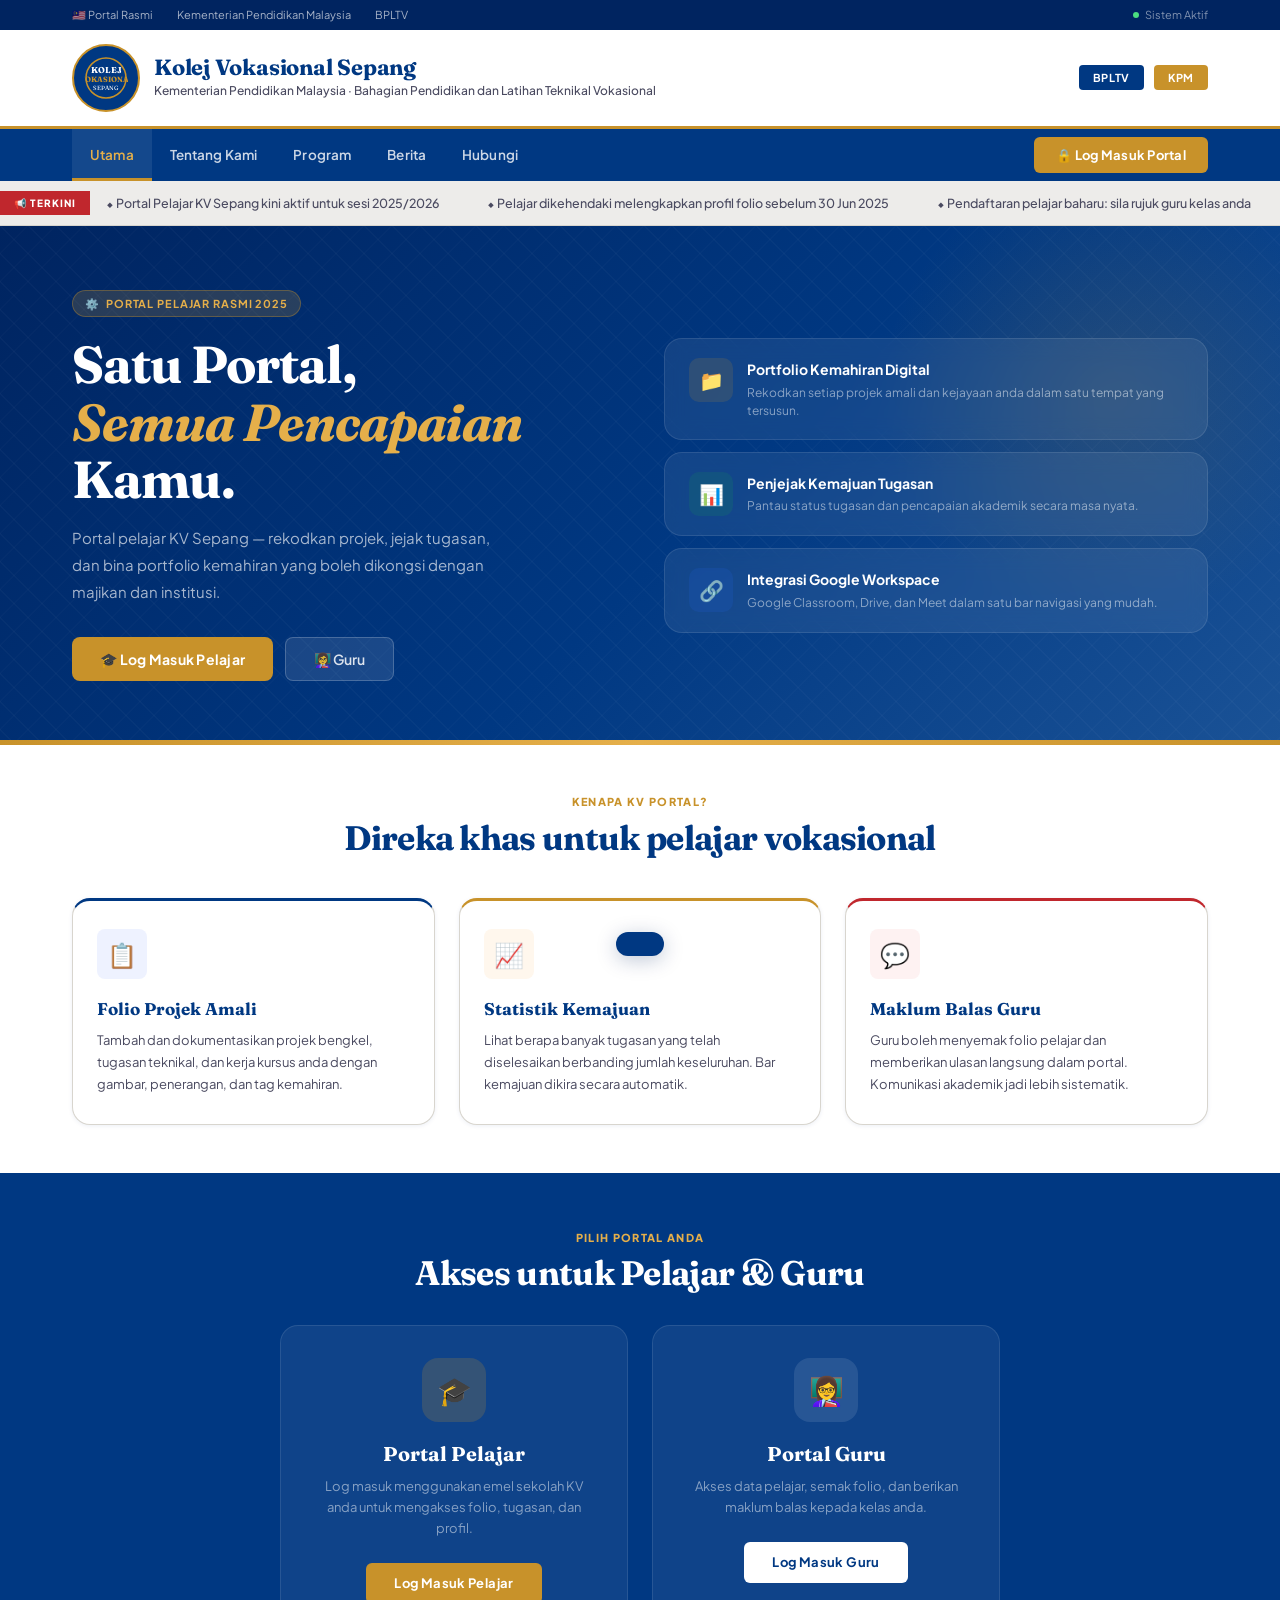
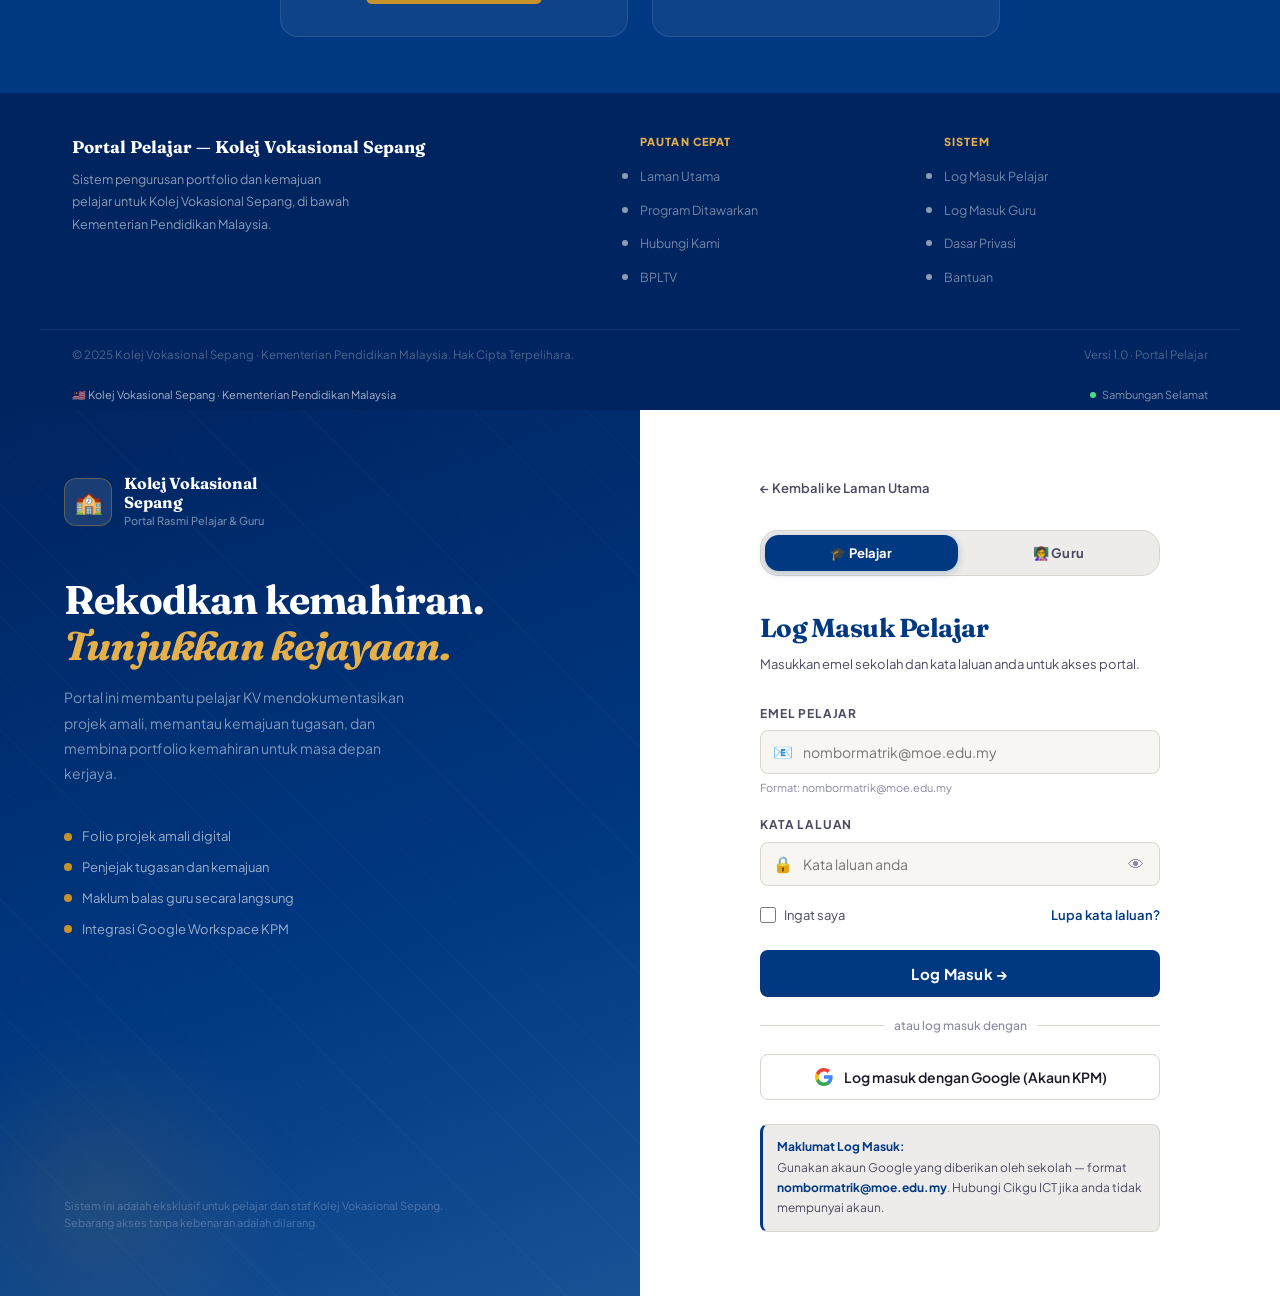
<file: index.html>
<!DOCTYPE html>
<html lang="ms">
<head>
<meta charset="UTF-8">
<meta name="viewport" content="width=device-width, initial-scale=1.0">
<title>Portal Pelajar — Kolej Vokasional Sepang</title>
<link href="https://fonts.googleapis.com/css2?family=Plus+Jakarta+Sans:wght@300;400;500;600;700;800&family=Fraunces:ital,wght@0,300;0,600;0,700;1,300;1,600&display=swap" rel="stylesheet">
<style>
/* ════════════════════════════════════════
   DESIGN TOKENS — KV MOE IDENTITY
════════════════════════════════════════ */
:root {
  --kv-navy:     #003882;
  --kv-navy-d:   #002460;
  --kv-navy-l:   #1a5296;
  --kv-gold:     #C8922A;
  --kv-gold-l:   #E5AF4A;
  --kv-red:      #C0272D;
  --kv-white:    #FFFFFF;
  --kv-off:      #F7F6F3;
  --kv-off2:     #EDECEA;
  --kv-border:   #D8D5CE;
  --kv-text:     #1A1A2A;
  --kv-text2:    #4A4A60;
  --kv-text3:    #8A8AA0;
  --kv-success:  #16A34A;
  --kv-error:    #DC2626;

  --r:    12px;
  --r-sm: 8px;
  --r-lg: 18px;
  --shadow-sm: 0 1px 4px rgba(0,56,130,0.08);
  --shadow:    0 4px 16px rgba(0,56,130,0.10);
  --shadow-lg: 0 12px 40px rgba(0,56,130,0.15);
}

/* ════════════════════════════════════════
   RESET & BASE
════════════════════════════════════════ */
*, *::before, *::after { box-sizing: border-box; margin: 0; padding: 0; }
html { scroll-behavior: smooth; font-size: 16px; }
body {
  font-family: 'Plus Jakarta Sans', sans-serif;
  color: var(--kv-text);
  background: var(--kv-off);
  line-height: 1.6;
  min-height: 100vh;
  overflow-x: hidden;
}
a { color: inherit; text-decoration: none; }
button { cursor: pointer; border: none; background: none; font-family: inherit; }
input, select { font-family: inherit; }
img { max-width: 100%; }
::-webkit-scrollbar { width: 5px; }
::-webkit-scrollbar-track { background: var(--kv-off2); }
::-webkit-scrollbar-thumb { background: var(--kv-border); border-radius: 5px; }

/* ════════════════════════════════════════
   PAGE SYSTEM
════════════════════════════════════════ */
.page { display: none; }
.page.active { display: block; }

@keyframes fade-up {
  from { opacity: 0; transform: translateY(18px); }
  to   { opacity: 1; transform: translateY(0); }
}
@keyframes fade-in {
  from { opacity: 0; }
  to   { opacity: 1; }
}
@keyframes slide-right {
  from { opacity: 0; transform: translateX(-24px); }
  to   { opacity: 1; transform: translateX(0); }
}
.anim-1 { animation: fade-up 0.5s 0.05s ease both; }
.anim-2 { animation: fade-up 0.5s 0.15s ease both; }
.anim-3 { animation: fade-up 0.5s 0.25s ease both; }
.anim-4 { animation: fade-up 0.5s 0.35s ease both; }

/* ════════════════════════════════════════
   LANDING PAGE
════════════════════════════════════════ */
#pageLanding {
  min-height: 100vh;
  background: var(--kv-white);
}

/* ── GOV TOP BAR ── */
.gov-bar {
  background: var(--kv-navy-d);
  padding: 6px 0;
}
.gov-bar-inner {
  max-width: 1200px;
  margin: 0 auto;
  padding: 0 2rem;
  display: flex;
  align-items: center;
  justify-content: space-between;
}
.gov-bar-left {
  display: flex;
  align-items: center;
  gap: 1.5rem;
  font-size: 11px;
  color: rgba(255,255,255,0.65);
}
.gov-bar-left a:hover { color: var(--kv-gold-l); }
.gov-bar-right {
  font-size: 11px;
  color: rgba(255,255,255,0.5);
  display: flex;
  align-items: center;
  gap: 6px;
}
.gov-dot {
  width: 6px; height: 6px;
  border-radius: 50%;
  background: #4ade80;
  animation: blink 2s infinite;
}
@keyframes blink {
  0%,100% { opacity: 1; }
  50%      { opacity: 0.3; }
}

/* ── MAIN HEADER ── */
.site-header {
  background: var(--kv-white);
  border-bottom: 3px solid var(--kv-gold);
  padding: 0;
}
.header-inner {
  max-width: 1200px;
  margin: 0 auto;
  padding: 14px 2rem;
  display: flex;
  align-items: center;
  gap: 1.5rem;
}
.header-logo-block {
  display: flex;
  align-items: center;
  gap: 14px;
  flex: 1;
}
.kv-crest {
  width: 68px; height: 68px;
  background: var(--kv-navy);
  border-radius: 50%;
  display: flex;
  align-items: center;
  justify-content: center;
  flex-shrink: 0;
  border: 2px solid var(--kv-gold);
}
.kv-crest svg { width: 44px; height: 44px; }
.header-title-block { }
.header-title {
  font-family: 'Fraunces', serif;
  font-size: 22px;
  font-weight: 700;
  color: var(--kv-navy);
  line-height: 1.1;
  letter-spacing: -0.01em;
}
.header-subtitle {
  font-size: 12px;
  color: var(--kv-text2);
  margin-top: 2px;
  font-weight: 500;
}
.header-badges {
  display: flex;
  align-items: center;
  gap: 10px;
  margin-left: auto;
}
.header-badge {
  padding: 4px 14px;
  border-radius: 4px;
  font-size: 11px;
  font-weight: 700;
  letter-spacing: 0.06em;
  text-transform: uppercase;
}
.badge-navy { background: var(--kv-navy); color: white; }
.badge-gold { background: var(--kv-gold); color: white; }

/* ── NAV ── */
.main-nav {
  background: var(--kv-navy);
  position: sticky;
  top: 0;
  z-index: 90;
}
.nav-inner {
  max-width: 1200px;
  margin: 0 auto;
  padding: 0 2rem;
  display: flex;
  align-items: stretch;
  height: 52px;
}
.nav-link {
  display: flex;
  align-items: center;
  padding: 0 18px;
  font-size: 13.5px;
  font-weight: 600;
  color: rgba(255,255,255,0.8);
  letter-spacing: 0.01em;
  transition: background 0.2s, color 0.2s;
  white-space: nowrap;
  position: relative;
}
.nav-link:hover,
.nav-link.active {
  background: rgba(255,255,255,0.08);
  color: var(--kv-gold-l);
}
.nav-link.active::after {
  content: '';
  position: absolute;
  bottom: 0;
  left: 0; right: 0;
  height: 3px;
  background: var(--kv-gold);
}
.nav-spacer { flex: 1; }
.nav-login-btn {
  display: flex;
  align-items: center;
  gap: 8px;
  background: var(--kv-gold);
  color: white;
  font-size: 13px;
  font-weight: 700;
  padding: 0 22px;
  margin: 8px 0;
  border-radius: 6px;
  transition: background 0.2s, transform 0.1s;
  letter-spacing: 0.02em;
}
.nav-login-btn:hover {
  background: var(--kv-gold-l);
  transform: translateY(-1px);
}

/* ── HERO BANNER ── */
.hero {
  background: linear-gradient(135deg, var(--kv-navy-d) 0%, var(--kv-navy) 55%, var(--kv-navy-l) 100%);
  position: relative;
  overflow: hidden;
  min-height: 420px;
  display: flex;
  align-items: center;
}
.hero-pattern {
  position: absolute;
  inset: 0;
  background-image:
    repeating-linear-gradient(45deg, rgba(255,255,255,0.025) 0, rgba(255,255,255,0.025) 1px, transparent 0, transparent 50%),
    repeating-linear-gradient(-45deg, rgba(255,255,255,0.015) 0, rgba(255,255,255,0.015) 1px, transparent 0, transparent 50%);
  background-size: 28px 28px;
}
.hero-glow {
  position: absolute;
  top: -80px; right: -80px;
  width: 500px; height: 500px;
  border-radius: 50%;
  background: radial-gradient(circle, rgba(200,146,42,0.15) 0%, transparent 65%);
}
.hero-inner {
  position: relative;
  z-index: 2;
  max-width: 1200px;
  margin: 0 auto;
  padding: 4rem 2rem;
  display: grid;
  grid-template-columns: 1fr 1fr;
  gap: 3rem;
  align-items: center;
  width: 100%;
}
.hero-left { }
.hero-kpm-row {
  display: flex;
  align-items: center;
  gap: 10px;
  margin-bottom: 1.2rem;
}
.hero-kpm-badge {
  display: inline-flex;
  align-items: center;
  gap: 6px;
  background: rgba(200,146,42,0.2);
  border: 1px solid rgba(200,146,42,0.35);
  color: var(--kv-gold-l);
  font-size: 11px;
  font-weight: 700;
  padding: 4px 12px;
  border-radius: 20px;
  letter-spacing: 0.08em;
  text-transform: uppercase;
}
.hero-h1 {
  font-family: 'Fraunces', serif;
  font-size: clamp(32px, 4.5vw, 52px);
  font-weight: 700;
  color: white;
  line-height: 1.1;
  letter-spacing: -0.02em;
  margin-bottom: 1rem;
}
.hero-h1 em {
  font-style: italic;
  color: var(--kv-gold-l);
}
.hero-p {
  font-size: 15px;
  color: rgba(255,255,255,0.65);
  line-height: 1.8;
  max-width: 440px;
  margin-bottom: 2rem;
}
.hero-ctas {
  display: flex;
  gap: 12px;
  flex-wrap: wrap;
}
.btn-primary {
  background: var(--kv-gold);
  color: white;
  font-weight: 700;
  font-size: 14px;
  padding: 13px 28px;
  border-radius: var(--r-sm);
  transition: background 0.2s, transform 0.15s;
  letter-spacing: 0.02em;
  display: inline-flex;
  align-items: center;
  gap: 8px;
}
.btn-primary:hover { background: var(--kv-gold-l); transform: translateY(-2px); }
.btn-secondary {
  background: rgba(255,255,255,0.1);
  color: rgba(255,255,255,0.85);
  font-weight: 600;
  font-size: 14px;
  padding: 12px 28px;
  border-radius: var(--r-sm);
  border: 1.5px solid rgba(255,255,255,0.2);
  transition: background 0.2s, border-color 0.2s;
}
.btn-secondary:hover {
  background: rgba(255,255,255,0.15);
  border-color: rgba(255,255,255,0.4);
  color: white;
}
.hero-right {
  display: flex;
  flex-direction: column;
  gap: 12px;
}
.hero-info-card {
  background: rgba(255,255,255,0.07);
  border: 1px solid rgba(255,255,255,0.1);
  border-radius: var(--r-lg);
  padding: 1.2rem 1.5rem;
  backdrop-filter: blur(10px);
  display: flex;
  align-items: flex-start;
  gap: 14px;
}
.hic-icon {
  width: 44px; height: 44px;
  border-radius: 10px;
  display: flex; align-items: center; justify-content: center;
  font-size: 20px;
  flex-shrink: 0;
}
.hic-title {
  font-size: 14px;
  font-weight: 700;
  color: white;
  margin-bottom: 3px;
}
.hic-desc {
  font-size: 12px;
  color: rgba(255,255,255,0.5);
  line-height: 1.5;
}
.hero-accent-bar {
  position: absolute;
  bottom: 0; left: 0; right: 0;
  height: 5px;
  background: linear-gradient(90deg, var(--kv-gold) 0%, var(--kv-gold-l) 50%, var(--kv-gold) 100%);
}

/* ── ANNOUNCEMENT BAR ── */
.announcement-bar {
  background: var(--kv-off2);
  border-bottom: 1px solid var(--kv-border);
  padding: 10px 0;
  display: flex;
  align-items: center;
  overflow: hidden;
}
.ann-label {
  background: var(--kv-red);
  color: white;
  font-size: 10px;
  font-weight: 800;
  letter-spacing: 0.1em;
  padding: 4px 14px;
  white-space: nowrap;
  flex-shrink: 0;
  margin-right: 1rem;
  text-transform: uppercase;
}
.ann-track { overflow: hidden; flex: 1; }
.ann-inner {
  display: flex;
  gap: 3rem;
  white-space: nowrap;
  animation: ticker 28s linear infinite;
  font-size: 12.5px;
  color: var(--kv-text2);
  font-weight: 500;
}
@keyframes ticker {
  0%   { transform: translateX(0); }
  100% { transform: translateX(-50%); }
}

/* ── FEATURES STRIP ── */
.features-section {
  max-width: 1200px;
  margin: 3rem auto;
  padding: 0 2rem;
}
.features-heading {
  text-align: center;
  margin-bottom: 2.5rem;
}
.section-label {
  font-size: 11px;
  font-weight: 800;
  text-transform: uppercase;
  letter-spacing: 0.12em;
  color: var(--kv-gold);
  display: block;
  margin-bottom: 8px;
}
.section-title {
  font-family: 'Fraunces', serif;
  font-size: clamp(24px, 3.5vw, 34px);
  font-weight: 700;
  color: var(--kv-navy);
  letter-spacing: -0.02em;
  line-height: 1.15;
}
.features-grid {
  display: grid;
  grid-template-columns: repeat(3, 1fr);
  gap: 1.5rem;
}
.feature-card {
  background: var(--kv-white);
  border: 1px solid var(--kv-border);
  border-top: 3px solid var(--kv-navy);
  border-radius: var(--r-lg);
  padding: 1.8rem 1.5rem;
  transition: transform 0.2s, box-shadow 0.2s;
  box-shadow: var(--shadow-sm);
}
.feature-card:hover {
  transform: translateY(-4px);
  box-shadow: var(--shadow);
}
.feature-card:nth-child(2) { border-top-color: var(--kv-gold); }
.feature-card:nth-child(3) { border-top-color: var(--kv-red); }
.fc-icon {
  width: 50px; height: 50px;
  border-radius: var(--r-sm);
  display: flex; align-items: center; justify-content: center;
  font-size: 24px;
  margin-bottom: 1rem;
}
.fc-title {
  font-family: 'Fraunces', serif;
  font-size: 17px;
  font-weight: 700;
  color: var(--kv-navy);
  margin-bottom: 6px;
}
.fc-desc {
  font-size: 13px;
  color: var(--kv-text2);
  line-height: 1.7;
}

/* ── PORTAL ACCESS CARDS ── */
.portals-section {
  background: var(--kv-navy);
  padding: 3.5rem 0;
  margin-top: 1rem;
}
.portals-inner {
  max-width: 1200px;
  margin: 0 auto;
  padding: 0 2rem;
}
.portals-heading { text-align: center; margin-bottom: 2rem; }
.portals-heading .section-title { color: white; }
.portals-heading .section-label { color: var(--kv-gold-l); }
.portals-grid {
  display: grid;
  grid-template-columns: 1fr 1fr;
  gap: 1.5rem;
  max-width: 720px;
  margin: 0 auto;
}
.portal-card {
  background: rgba(255,255,255,0.06);
  border: 1px solid rgba(255,255,255,0.1);
  border-radius: var(--r-lg);
  padding: 2rem;
  text-align: center;
  cursor: pointer;
  transition: background 0.2s, transform 0.2s, border-color 0.2s;
}
.portal-card:hover {
  background: rgba(255,255,255,0.1);
  border-color: var(--kv-gold);
  transform: translateY(-4px);
}
.portal-card-icon {
  width: 64px; height: 64px;
  border-radius: 16px;
  margin: 0 auto 1rem;
  display: flex; align-items: center; justify-content: center;
  font-size: 28px;
}
.portal-card-title {
  font-family: 'Fraunces', serif;
  font-size: 20px;
  font-weight: 700;
  color: white;
  margin-bottom: 6px;
}
.portal-card-desc {
  font-size: 13px;
  color: rgba(255,255,255,0.5);
  margin-bottom: 1.5rem;
  line-height: 1.6;
}
.portal-card-btn {
  display: inline-block;
  padding: 10px 28px;
  border-radius: 6px;
  font-size: 13px;
  font-weight: 700;
  letter-spacing: 0.03em;
  transition: transform 0.15s, background 0.15s;
}
.portal-card-btn:hover { transform: scale(1.04); }
.btn-gold { background: var(--kv-gold); color: white; }
.btn-gold:hover { background: var(--kv-gold-l); }
.btn-white { background: white; color: var(--kv-navy); }
.btn-white:hover { background: var(--kv-off); }

/* ── FOOTER ── */
.site-footer {
  background: var(--kv-navy-d);
  color: rgba(255,255,255,0.55);
  padding: 2.5rem 0 0;
}
.footer-inner {
  max-width: 1200px;
  margin: 0 auto;
  padding: 0 2rem;
  display: grid;
  grid-template-columns: 2fr 1fr 1fr;
  gap: 2.5rem;
  margin-bottom: 2rem;
}
.footer-brand h4 {
  font-family: 'Fraunces', serif;
  font-size: 17px;
  font-weight: 700;
  color: white;
  margin-bottom: 8px;
}
.footer-brand p { font-size: 12.5px; line-height: 1.8; max-width: 280px; }
.footer-col h5 {
  font-size: 11px;
  font-weight: 800;
  text-transform: uppercase;
  letter-spacing: 0.1em;
  color: var(--kv-gold-l);
  margin-bottom: 12px;
}
.footer-col ul li { margin-bottom: 8px; }
.footer-col ul li a {
  font-size: 12.5px;
  color: rgba(255,255,255,0.45);
  transition: color 0.2s;
}
.footer-col ul li a:hover { color: white; }
.footer-bottom {
  border-top: 1px solid rgba(255,255,255,0.08);
  padding: 1rem 2rem;
  max-width: 1200px;
  margin: 0 auto;
  display: flex;
  justify-content: space-between;
  align-items: center;
  font-size: 11.5px;
  color: rgba(255,255,255,0.3);
  flex-wrap: wrap;
  gap: 8px;
}

/* ════════════════════════════════════════
   LOGIN PAGE
════════════════════════════════════════ */
#pageLogin {
  min-height: 100vh;
  background: var(--kv-off);
  display: flex;
  flex-direction: column;
}
.login-shell {
  display: grid;
  grid-template-columns: 1fr 1fr;
  flex: 1;
  min-height: calc(100vh - 36px);
}

/* left panel */
.login-left {
  background: linear-gradient(160deg, var(--kv-navy-d) 0%, var(--kv-navy) 60%, var(--kv-navy-l) 100%);
  padding: clamp(2rem, 5vw, 4rem);
  display: flex;
  flex-direction: column;
  justify-content: space-between;
  position: relative;
  overflow: hidden;
}
.login-left-pattern {
  position: absolute;
  inset: 0;
  background-image: repeating-linear-gradient(45deg, rgba(255,255,255,0.02) 0, rgba(255,255,255,0.02) 1px, transparent 0, transparent 40px);
  pointer-events: none;
}
.login-left-glow {
  position: absolute;
  bottom: -100px; left: -100px;
  width: 400px; height: 400px;
  border-radius: 50%;
  background: radial-gradient(circle, rgba(200,146,42,0.12) 0%, transparent 65%);
}
.login-brand {
  position: relative;
  z-index: 2;
}
.login-brand-logo {
  display: flex;
  align-items: center;
  gap: 12px;
  margin-bottom: 3rem;
}
.lbl-crest {
  width: 48px; height: 48px;
  background: rgba(255,255,255,0.1);
  border: 1.5px solid rgba(200,146,42,0.4);
  border-radius: 12px;
  display: flex; align-items: center; justify-content: center;
  font-size: 22px;
}
.lbl-name {
  font-family: 'Fraunces', serif;
  font-size: 16px;
  font-weight: 700;
  color: white;
  line-height: 1.2;
}
.lbl-sub { font-size: 11px; color: rgba(255,255,255,0.45); font-weight: 500; }
.login-tagline {
  font-family: 'Fraunces', serif;
  font-size: clamp(28px, 4vw, 40px);
  font-weight: 700;
  color: white;
  line-height: 1.15;
  letter-spacing: -0.02em;
  margin-bottom: 1rem;
}
.login-tagline em { font-style: italic; color: var(--kv-gold-l); }
.login-tagline-sub {
  font-size: 14px;
  color: rgba(255,255,255,0.5);
  line-height: 1.8;
  max-width: 360px;
}

/* feature mini list */
.login-features {
  position: relative;
  z-index: 2;
  display: flex;
  flex-direction: column;
  gap: 10px;
  margin-top: 2.5rem;
}
.lf-item {
  display: flex;
  align-items: center;
  gap: 10px;
  font-size: 13px;
  color: rgba(255,255,255,0.6);
}
.lf-dot {
  width: 8px; height: 8px;
  border-radius: 50%;
  background: var(--kv-gold);
  flex-shrink: 0;
}
.login-footer-text {
  position: relative;
  z-index: 2;
  font-size: 11px;
  color: rgba(255,255,255,0.25);
  margin-top: 3rem;
}

/* right panel — form */
.login-right {
  background: var(--kv-white);
  padding: clamp(2rem, 5vw, 4rem);
  display: flex;
  flex-direction: column;
  justify-content: center;
}
.login-form-wrap {
  width: 100%;
  max-width: 400px;
  margin: 0 auto;
}
.login-tabs {
  display: flex;
  background: var(--kv-off2);
  border: 1px solid var(--kv-border);
  border-radius: var(--r-lg);
  padding: 4px;
  gap: 4px;
  margin-bottom: 2rem;
}
.login-tab {
  flex: 1;
  padding: 10px;
  border-radius: calc(var(--r-lg) - 4px);
  font-size: 13px;
  font-weight: 700;
  color: var(--kv-text2);
  transition: all 0.2s;
  text-align: center;
  letter-spacing: 0.01em;
}
.login-tab.active {
  background: var(--kv-navy);
  color: white;
  box-shadow: 0 2px 8px rgba(0,56,130,0.25);
}
.form-head { margin-bottom: 1.8rem; }
.form-head h2 {
  font-family: 'Fraunces', serif;
  font-size: 26px;
  font-weight: 700;
  color: var(--kv-navy);
  letter-spacing: -0.02em;
  margin-bottom: 4px;
}
.form-head p { font-size: 13px; color: var(--kv-text2); line-height: 1.6; }

/* form fields */
.field-group {
  margin-bottom: 1.2rem;
}
.field-label {
  display: block;
  font-size: 12px;
  font-weight: 700;
  color: var(--kv-text2);
  text-transform: uppercase;
  letter-spacing: 0.07em;
  margin-bottom: 7px;
}
.field-input-wrap { position: relative; }
.field-icon {
  position: absolute;
  left: 13px;
  top: 50%;
  transform: translateY(-50%);
  font-size: 16px;
  color: var(--kv-text3);
  pointer-events: none;
}
.field-input {
  width: 100%;
  background: var(--kv-off);
  border: 1.5px solid var(--kv-border);
  border-radius: var(--r-sm);
  padding: 12px 14px 12px 42px;
  font-size: 14px;
  color: var(--kv-text);
  transition: border-color 0.2s, background 0.2s, box-shadow 0.2s;
  outline: none;
}
.field-input:focus {
  border-color: var(--kv-navy);
  background: white;
  box-shadow: 0 0 0 3px rgba(0,56,130,0.08);
}
.field-input.error { border-color: var(--kv-error); }
.field-hint {
  font-size: 11px;
  color: var(--kv-text3);
  margin-top: 5px;
}
.field-error {
  font-size: 11px;
  color: var(--kv-error);
  margin-top: 5px;
  display: none;
}
.field-error.show { display: block; }

/* password toggle */
.pass-toggle {
  position: absolute;
  right: 12px;
  top: 50%;
  transform: translateY(-50%);
  color: var(--kv-text3);
  font-size: 16px;
  cursor: pointer;
  padding: 4px;
  transition: color 0.15s;
}
.pass-toggle:hover { color: var(--kv-navy); }

/* remember me */
.remember-row {
  display: flex;
  align-items: center;
  justify-content: space-between;
  margin-bottom: 1.5rem;
  font-size: 13px;
}
.checkbox-label {
  display: flex;
  align-items: center;
  gap: 8px;
  color: var(--kv-text2);
  cursor: pointer;
}
.checkbox-label input[type="checkbox"] {
  width: 16px; height: 16px;
  accent-color: var(--kv-navy);
  cursor: pointer;
}
.forgot-link {
  color: var(--kv-navy);
  font-weight: 600;
  font-size: 13px;
  transition: color 0.2s;
}
.forgot-link:hover { color: var(--kv-gold); }

/* login button */
.login-btn {
  width: 100%;
  background: var(--kv-navy);
  color: white;
  font-family: 'Plus Jakarta Sans', sans-serif;
  font-size: 15px;
  font-weight: 700;
  padding: 14px;
  border-radius: var(--r-sm);
  transition: background 0.2s, transform 0.1s;
  letter-spacing: 0.02em;
  display: flex;
  align-items: center;
  justify-content: center;
  gap: 8px;
  position: relative;
  overflow: hidden;
}
.login-btn::after {
  content: '';
  position: absolute;
  inset: 0;
  background: linear-gradient(90deg, transparent, rgba(255,255,255,0.08), transparent);
  transform: translateX(-100%);
  transition: transform 0.4s;
}
.login-btn:hover { background: var(--kv-navy-l); transform: translateY(-1px); }
.login-btn:hover::after { transform: translateX(100%); }
.login-btn:active { transform: scale(0.99); }
.login-btn:disabled {
  background: var(--kv-text3);
  cursor: not-allowed;
  transform: none;
}

/* spinner */
.spinner {
  width: 18px; height: 18px;
  border: 2px solid rgba(255,255,255,0.3);
  border-top-color: white;
  border-radius: 50%;
  animation: spin 0.7s linear infinite;
  display: none;
}
@keyframes spin { to { transform: rotate(360deg); } }

/* divider */
.or-divider {
  display: flex;
  align-items: center;
  gap: 10px;
  margin: 1.2rem 0;
  color: var(--kv-text3);
  font-size: 12px;
  font-weight: 500;
}
.or-divider::before,
.or-divider::after {
  content: '';
  flex: 1;
  height: 1px;
  background: var(--kv-border);
}

/* google sign in btn */
.google-btn {
  width: 100%;
  background: white;
  border: 1.5px solid var(--kv-border);
  border-radius: var(--r-sm);
  padding: 12px;
  font-size: 14px;
  font-weight: 600;
  color: var(--kv-text);
  display: flex;
  align-items: center;
  justify-content: center;
  gap: 10px;
  transition: background 0.2s, border-color 0.2s, transform 0.1s;
}
.google-btn:hover {
  background: var(--kv-off);
  border-color: var(--kv-navy);
  transform: translateY(-1px);
}
.google-icon {
  width: 20px; height: 20px;
  display: flex; align-items: center; justify-content: center;
  font-size: 18px;
}

/* info box */
.login-info-box {
  background: var(--kv-off2);
  border: 1px solid var(--kv-border);
  border-left: 3px solid var(--kv-navy);
  border-radius: var(--r-sm);
  padding: 12px 14px;
  margin-top: 1.5rem;
  font-size: 12px;
  color: var(--kv-text2);
  line-height: 1.7;
}
.login-info-box strong { color: var(--kv-navy); }

/* back link */
.back-to-landing {
  display: inline-flex;
  align-items: center;
  gap: 6px;
  font-size: 13px;
  color: var(--kv-text2);
  font-weight: 600;
  margin-bottom: 2rem;
  transition: color 0.2s;
  cursor: pointer;
}
.back-to-landing:hover { color: var(--kv-navy); }

/* ════════════════════════════════════════
   LOADING OVERLAY
════════════════════════════════════════ */
.loading-overlay {
  display: none;
  position: fixed;
  inset: 0;
  background: rgba(0,36,96,0.92);
  z-index: 999;
  flex-direction: column;
  align-items: center;
  justify-content: center;
  gap: 1.2rem;
}
.loading-overlay.show { display: flex; }
.loading-logo {
  font-family: 'Fraunces', serif;
  font-size: 28px;
  font-weight: 700;
  color: white;
  letter-spacing: -0.02em;
}
.loading-bar-wrap {
  width: 200px;
  height: 4px;
  background: rgba(255,255,255,0.15);
  border-radius: 4px;
  overflow: hidden;
}
.loading-bar {
  height: 100%;
  background: var(--kv-gold);
  border-radius: 4px;
  animation: loading-fill 1.4s ease forwards;
}
@keyframes loading-fill {
  from { width: 0; }
  to   { width: 100%; }
}
.loading-text {
  font-size: 13px;
  color: rgba(255,255,255,0.5);
}

/* ════════════════════════════════════════
   TOAST
════════════════════════════════════════ */
.toast {
  position: fixed;
  bottom: 1.5rem;
  left: 50%;
  transform: translateX(-50%) translateY(80px);
  background: var(--kv-navy);
  color: white;
  padding: 12px 24px;
  border-radius: 100px;
  font-size: 13.5px;
  font-weight: 600;
  z-index: 1000;
  transition: transform 0.3s ease;
  white-space: nowrap;
  pointer-events: none;
  display: flex;
  align-items: center;
  gap: 8px;
  box-shadow: 0 4px 20px rgba(0,36,96,0.25);
}
.toast.show { transform: translateX(-50%) translateY(0); }
.toast.error { background: var(--kv-error); }
.toast.success { background: var(--kv-success); }

/* ════════════════════════════════════════
   RESPONSIVE
════════════════════════════════════════ */
@media (max-width: 900px) {
  .login-shell { grid-template-columns: 1fr; }
  .login-left { display: none; }
  .features-grid { grid-template-columns: 1fr; }
  .portals-grid { grid-template-columns: 1fr; }
  .hero-inner { grid-template-columns: 1fr; }
  .hero-right { display: none; }
  .footer-inner { grid-template-columns: 1fr; }
}
@media (max-width: 600px) {
  .header-badges { display: none; }
  .gov-bar-left span:not(:first-child) { display: none; }
  .nav-link:not(.nav-link:first-child):not(.nav-link:last-child) { display: none; }
}
</style>
</head>
<body>

<!-- LOADING OVERLAY -->
<div class="loading-overlay" id="loadingOverlay">
  <div class="loading-logo">KV Portal</div>
  <div class="loading-bar-wrap"><div class="loading-bar"></div></div>
  <div class="loading-text">Mengesahkan maklumat pelajar...</div>
</div>

<!-- TOAST -->
<div class="toast" id="toast"></div>

<!-- ══════════════════════════════════════════
     PAGE 1 — LANDING
══════════════════════════════════════════ -->
<div id="pageLanding" class="page active">

  <!-- Gov Bar -->
  <div class="gov-bar">
    <div class="gov-bar-inner">
      <div class="gov-bar-left">
        <span>🇲🇾 Portal Rasmi</span>
        <a href="https://www.moe.gov.my" target="_blank">Kementerian Pendidikan Malaysia</a>
        <a href="https://bpltv.moe.gov.my" target="_blank">BPLTV</a>
      </div>
      <div class="gov-bar-right">
        <div class="gov-dot"></div>
        Sistem Aktif
      </div>
    </div>
  </div>

  <!-- Header -->
  <header class="site-header">
    <div class="header-inner">
      <div class="header-logo-block">
        <div class="kv-crest">
          <svg viewBox="0 0 44 44" fill="none" xmlns="http://www.w3.org/2000/svg">
            <circle cx="22" cy="22" r="20" stroke="#C8922A" stroke-width="1.5"/>
            <text x="22" y="17" text-anchor="middle" fill="white" font-family="Fraunces,serif" font-size="8.5" font-weight="700">KOLEJ</text>
            <text x="22" y="26" text-anchor="middle" fill="#C8922A" font-family="Fraunces,serif" font-size="7.5" font-weight="700">VOKASIONAL</text>
            <text x="22" y="34" text-anchor="middle" fill="white" font-family="Fraunces,serif" font-size="6">SEPANG</text>
          </svg>
        </div>
        <div class="header-title-block">
          <div class="header-title">Kolej Vokasional Sepang</div>
          <div class="header-subtitle">Kementerian Pendidikan Malaysia · Bahagian Pendidikan dan Latihan Teknikal Vokasional</div>
        </div>
      </div>
      <div class="header-badges">
        <span class="header-badge badge-navy">BPLTV</span>
        <span class="header-badge badge-gold">KPM</span>
      </div>
    </div>
  </header>

  <!-- Nav -->
  <nav class="main-nav">
    <div class="nav-inner">
      <a class="nav-link active" href="#">Utama</a>
      <a class="nav-link" href="#">Tentang Kami</a>
      <a class="nav-link" href="#">Program</a>
      <a class="nav-link" href="#">Berita</a>
      <a class="nav-link" href="#">Hubungi</a>
      <div class="nav-spacer"></div>
      <button class="nav-login-btn" onclick="goToLogin('student')">
        🔒 Log Masuk Portal
      </button>
    </div>
  </nav>

  <!-- Announcement Ticker -->
  <div class="announcement-bar">
    <div class="ann-label">📢 Terkini</div>
    <div class="ann-track">
      <div class="ann-inner">
        <span>⬥ Portal Pelajar KV Sepang kini aktif untuk sesi 2025/2026</span>
        <span>⬥ Pelajar dikehendaki melengkapkan profil folio sebelum 30 Jun 2025</span>
        <span>⬥ Pendaftaran pelajar baharu: sila rujuk guru kelas anda</span>
        <span>⬥ Portal Pelajar KV Sepang kini aktif untuk sesi 2025/2026</span>
        <span>⬥ Pelajar dikehendaki melengkapkan profil folio sebelum 30 Jun 2025</span>
        <span>⬥ Pendaftaran pelajar baharu: sila rujuk guru kelas anda</span>
      </div>
    </div>
  </div>

  <!-- Hero -->
  <section class="hero">
    <div class="hero-pattern"></div>
    <div class="hero-glow"></div>
    <div class="hero-inner">
      <div class="hero-left anim-1">
        <div class="hero-kpm-row">
          <div class="hero-kpm-badge">
            <span>⚙️</span> Portal Pelajar Rasmi 2025
          </div>
        </div>
        <h1 class="hero-h1">
          Satu Portal,<br>
          <em>Semua Pencapaian</em><br>
          Kamu.
        </h1>
        <p class="hero-p">
          Portal pelajar KV Sepang — rekodkan projek, jejak tugasan, dan bina portfolio kemahiran yang boleh dikongsi dengan majikan dan institusi.
        </p>
        <div class="hero-ctas">
          <button class="btn-primary" onclick="goToLogin('student')">
            🎓 Log Masuk Pelajar
          </button>
          <button class="btn-secondary" onclick="goToLogin('teacher')">
            👩‍🏫 Guru
          </button>
        </div>
      </div>
      <div class="hero-right anim-2">
        <div class="hero-info-card">
          <div class="hic-icon" style="background:rgba(200,146,42,0.15);">📁</div>
          <div>
            <div class="hic-title">Portfolio Kemahiran Digital</div>
            <div class="hic-desc">Rekodkan setiap projek amali dan kejayaan anda dalam satu tempat yang tersusun.</div>
          </div>
        </div>
        <div class="hero-info-card">
          <div class="hic-icon" style="background:rgba(22,163,74,0.15);">📊</div>
          <div>
            <div class="hic-title">Penjejak Kemajuan Tugasan</div>
            <div class="hic-desc">Pantau status tugasan dan pencapaian akademik secara masa nyata.</div>
          </div>
        </div>
        <div class="hero-info-card">
          <div class="hic-icon" style="background:rgba(37,99,235,0.15);">🔗</div>
          <div>
            <div class="hic-title">Integrasi Google Workspace</div>
            <div class="hic-desc">Google Classroom, Drive, dan Meet dalam satu bar navigasi yang mudah.</div>
          </div>
        </div>
      </div>
    </div>
    <div class="hero-accent-bar"></div>
  </section>

  <!-- Features -->
  <section class="features-section anim-3">
    <div class="features-heading">
      <span class="section-label">Kenapa KV Portal?</span>
      <div class="section-title">Direka khas untuk pelajar vokasional</div>
    </div>
    <div class="features-grid">
      <div class="feature-card">
        <div class="fc-icon" style="background:#EEF2FF;">📋</div>
        <div class="fc-title">Folio Projek Amali</div>
        <div class="fc-desc">Tambah dan dokumentasikan projek bengkel, tugasan teknikal, dan kerja kursus anda dengan gambar, penerangan, dan tag kemahiran.</div>
      </div>
      <div class="feature-card">
        <div class="fc-icon" style="background:#FFF7ED;">📈</div>
        <div class="fc-title">Statistik Kemajuan</div>
        <div class="fc-desc">Lihat berapa banyak tugasan yang telah diselesaikan berbanding jumlah keseluruhan. Bar kemajuan dikira secara automatik.</div>
      </div>
      <div class="feature-card">
        <div class="fc-icon" style="background:#FEF2F2;">💬</div>
        <div class="fc-title">Maklum Balas Guru</div>
        <div class="fc-desc">Guru boleh menyemak folio pelajar dan memberikan ulasan langsung dalam portal. Komunikasi akademik jadi lebih sistematik.</div>
      </div>
    </div>
  </section>

  <!-- Portal Cards -->
  <section class="portals-section anim-4">
    <div class="portals-inner">
      <div class="portals-heading">
        <span class="section-label">Pilih Portal Anda</span>
        <div class="section-title">Akses untuk Pelajar & Guru</div>
      </div>
      <div class="portals-grid">
        <div class="portal-card" onclick="goToLogin('student')">
          <div class="portal-card-icon" style="background:rgba(200,146,42,0.2);">🎓</div>
          <div class="portal-card-title">Portal Pelajar</div>
          <div class="portal-card-desc">Log masuk menggunakan emel sekolah KV anda untuk mengakses folio, tugasan, dan profil.</div>
          <span class="portal-card-btn btn-gold">Log Masuk Pelajar</span>
        </div>
        <div class="portal-card" onclick="goToLogin('teacher')">
          <div class="portal-card-icon" style="background:rgba(255,255,255,0.1);">👩‍🏫</div>
          <div class="portal-card-title">Portal Guru</div>
          <div class="portal-card-desc">Akses data pelajar, semak folio, dan berikan maklum balas kepada kelas anda.</div>
          <span class="portal-card-btn btn-white">Log Masuk Guru</span>
        </div>
      </div>
    </div>
  </section>

  <!-- Footer -->
  <footer class="site-footer">
    <div class="footer-inner">
      <div class="footer-brand">
        <h4>Portal Pelajar — Kolej Vokasional Sepang</h4>
        <p>Sistem pengurusan portfolio dan kemajuan pelajar untuk Kolej Vokasional Sepang, di bawah Kementerian Pendidikan Malaysia.</p>
      </div>
      <div class="footer-col">
        <h5>Pautan Cepat</h5>
        <ul>
          <li><a href="#">Laman Utama</a></li>
          <li><a href="#">Program Ditawarkan</a></li>
          <li><a href="#">Hubungi Kami</a></li>
          <li><a href="https://bpltv.moe.gov.my" target="_blank">BPLTV</a></li>
        </ul>
      </div>
      <div class="footer-col">
        <h5>Sistem</h5>
        <ul>
          <li><a href="#" onclick="goToLogin('student')">Log Masuk Pelajar</a></li>
          <li><a href="#" onclick="goToLogin('teacher')">Log Masuk Guru</a></li>
          <li><a href="#">Dasar Privasi</a></li>
          <li><a href="#">Bantuan</a></li>
        </ul>
      </div>
    </div>
    <div class="footer-bottom">
      <span>© 2025 Kolej Vokasional Sepang · Kementerian Pendidikan Malaysia. Hak Cipta Terpelihara.</span>
      <span>Versi 1.0 · Portal Pelajar</span>
    </div>
  </footer>
</div>

<!-- ══════════════════════════════════════════
     PAGE 2 — LOGIN
══════════════════════════════════════════ -->
<div id="pageLogin" class="page">

  <!-- Gov bar slim -->
  <div class="gov-bar">
    <div class="gov-bar-inner">
      <div class="gov-bar-left">
        <span>🇲🇾 Kolej Vokasional Sepang · Kementerian Pendidikan Malaysia</span>
      </div>
      <div class="gov-bar-right">
        <div class="gov-dot"></div>
        Sambungan Selamat
      </div>
    </div>
  </div>

  <div class="login-shell">
    <!-- Left Panel -->
    <div class="login-left">
      <div class="login-left-pattern"></div>
      <div class="login-left-glow"></div>

      <div class="login-brand">
        <div class="login-brand-logo">
          <div class="lbl-crest">🏫</div>
          <div>
            <div class="lbl-name">Kolej Vokasional<br>Sepang</div>
            <div class="lbl-sub">Portal Rasmi Pelajar & Guru</div>
          </div>
        </div>
        <div class="login-tagline">
          Rekodkan kemahiran.<br>
          <em>Tunjukkan kejayaan.</em>
        </div>
        <div class="login-tagline-sub">
          Portal ini membantu pelajar KV mendokumentasikan projek amali, memantau kemajuan tugasan, dan membina portfolio kemahiran untuk masa depan kerjaya.
        </div>
        <div class="login-features">
          <div class="lf-item"><div class="lf-dot"></div>Folio projek amali digital</div>
          <div class="lf-item"><div class="lf-dot"></div>Penjejak tugasan dan kemajuan</div>
          <div class="lf-item"><div class="lf-dot"></div>Maklum balas guru secara langsung</div>
          <div class="lf-item"><div class="lf-dot"></div>Integrasi Google Workspace KPM</div>
        </div>
      </div>

      <div class="login-footer-text">
        Sistem ini adalah eksklusif untuk pelajar dan staf Kolej Vokasional Sepang.<br>
        Sebarang akses tanpa kebenaran adalah dilarang.
      </div>
    </div>

    <!-- Right Panel — Form -->
    <div class="login-right">
      <div class="login-form-wrap">

        <div class="back-to-landing" onclick="goToLanding()">
          ← Kembali ke Laman Utama
        </div>

        <!-- Tabs -->
        <div class="login-tabs">
          <button class="login-tab active" id="tabStudent" onclick="switchLoginTab('student')">🎓 Pelajar</button>
          <button class="login-tab" id="tabTeacher" onclick="switchLoginTab('teacher')">👩‍🏫 Guru</button>
        </div>

        <!-- Student Form -->
        <div id="formStudent">
          <div class="form-head">
            <h2>Log Masuk Pelajar</h2>
            <p>Masukkan emel sekolah dan kata laluan anda untuk akses portal.</p>
          </div>

          <div class="field-group">
            <label class="field-label">Emel Pelajar</label>
            <div class="field-input-wrap">
              <span class="field-icon">📧</span>
              <input class="field-input" type="email" id="studentEmail"
                placeholder="nombormatrik@moe.edu.my"
                autocomplete="email">
            </div>
            <div class="field-hint">Format: nombormatrik@moe.edu.my</div>
            <div class="field-error" id="emailError">Sila masukkan emel yang sah.</div>
          </div>

          <div class="field-group">
            <label class="field-label">Kata Laluan</label>
            <div class="field-input-wrap">
              <span class="field-icon">🔒</span>
              <input class="field-input" type="password" id="studentPass"
                placeholder="Kata laluan anda"
                autocomplete="current-password">
              <span class="pass-toggle" onclick="togglePass('studentPass', this)" title="Tunjuk/Sembunyikan">👁</span>
            </div>
            <div class="field-error" id="passError">Kata laluan tidak boleh kosong.</div>
          </div>

          <div class="remember-row">
            <label class="checkbox-label">
              <input type="checkbox" id="rememberMe"> Ingat saya
            </label>
            <a class="forgot-link" href="#">Lupa kata laluan?</a>
          </div>

          <button class="login-btn" id="loginBtn" onclick="doLogin('student')">
            <div class="spinner" id="loginSpinner"></div>
            <span id="loginBtnText">Log Masuk →</span>
          </button>

          <div class="or-divider">atau log masuk dengan</div>

          <button class="google-btn" onclick="doGoogleLogin()">
            <div class="google-icon">
              <svg width="18" height="18" viewBox="0 0 18 18" fill="none">
                <path d="M17.64 9.2c0-.637-.057-1.251-.164-1.84H9v3.481h4.844a4.14 4.14 0 01-1.796 2.716v2.259h2.908c1.702-1.567 2.684-3.875 2.684-6.615z" fill="#4285F4"/>
                <path d="M9 18c2.43 0 4.467-.806 5.956-2.18l-2.908-2.259c-.806.54-1.837.86-3.048.86-2.344 0-4.328-1.584-5.036-3.711H.957v2.332A8.997 8.997 0 009 18z" fill="#34A853"/>
                <path d="M3.964 10.71A5.41 5.41 0 013.682 9c0-.593.102-1.17.282-1.71V4.958H.957A8.996 8.996 0 000 9c0 1.452.348 2.827.957 4.042l3.007-2.332z" fill="#FBBC05"/>
                <path d="M9 3.58c1.321 0 2.508.454 3.44 1.345l2.582-2.58C13.463.891 11.426 0 9 0A8.997 8.997 0 00.957 4.958L3.964 7.29C4.672 5.163 6.656 3.58 9 3.58z" fill="#EA4335"/>
              </svg>
            </div>
            Log masuk dengan Google (Akaun KPM)
          </button>

          <div class="login-info-box">
            <strong>Maklumat Log Masuk:</strong><br>
            Gunakan akaun Google yang diberikan oleh sekolah — format <strong>nombormatrik@moe.edu.my</strong>. Hubungi Cikgu ICT jika anda tidak mempunyai akaun.
          </div>
        </div>

        <!-- Teacher Form -->
        <div id="formTeacher" style="display:none;">
          <div class="form-head">
            <h2>Log Masuk Guru</h2>
            <p>Gunakan emel rasmi KPM untuk mengakses portal pengurusan pelajar.</p>
          </div>

          <div class="field-group">
            <label class="field-label">Emel Guru</label>
            <div class="field-input-wrap">
              <span class="field-icon">📧</span>
              <input class="field-input" type="email" id="teacherEmail"
                placeholder="nama.guru@moe.edu.my"
                autocomplete="email">
            </div>
            <div class="field-hint">Format: nama.guru@moe.edu.my</div>
          </div>

          <div class="field-group">
            <label class="field-label">Kata Laluan</label>
            <div class="field-input-wrap">
              <span class="field-icon">🔒</span>
              <input class="field-input" type="password" id="teacherPass"
                placeholder="Kata laluan anda"
                autocomplete="current-password">
              <span class="pass-toggle" onclick="togglePass('teacherPass', this)" title="Tunjuk/Sembunyikan">👁</span>
            </div>
          </div>

          <div class="remember-row">
            <label class="checkbox-label">
              <input type="checkbox"> Ingat saya
            </label>
            <a class="forgot-link" href="#">Lupa kata laluan?</a>
          </div>

          <button class="login-btn" onclick="doLogin('teacher')">
            Log Masuk →
          </button>

          <div class="or-divider">atau</div>

          <button class="google-btn" onclick="doGoogleLogin()">
            <div class="google-icon">
              <svg width="18" height="18" viewBox="0 0 18 18" fill="none">
                <path d="M17.64 9.2c0-.637-.057-1.251-.164-1.84H9v3.481h4.844a4.14 4.14 0 01-1.796 2.716v2.259h2.908c1.702-1.567 2.684-3.875 2.684-6.615z" fill="#4285F4"/>
                <path d="M9 18c2.43 0 4.467-.806 5.956-2.18l-2.908-2.259c-.806.54-1.837.86-3.048.86-2.344 0-4.328-1.584-5.036-3.711H.957v2.332A8.997 8.997 0 009 18z" fill="#34A853"/>
                <path d="M3.964 10.71A5.41 5.41 0 013.682 9c0-.593.102-1.17.282-1.71V4.958H.957A8.996 8.996 0 000 9c0 1.452.348 2.827.957 4.042l3.007-2.332z" fill="#FBBC05"/>
                <path d="M9 3.58c1.321 0 2.508.454 3.44 1.345l2.582-2.58C13.463.891 11.426 0 9 0A8.997 8.997 0 00.957 4.958L3.964 7.29C4.672 5.163 6.656 3.58 9 3.58z" fill="#EA4335"/>
              </svg>
            </div>
            Log masuk dengan Google (Akaun KPM Guru)
          </button>

          <div class="login-info-box">
            <strong>Akses Guru:</strong><br>
            Portal guru membolehkan anda melihat senarai pelajar, semak folio, dan berikan maklum balas. Hubungi pentadbir sistem jika anda menghadapi masalah akses.
          </div>
        </div>

      </div>
    </div>
  </div>
</div>

<script>
// ═══════════════════════════════════
// DEMO USER DATA (simulated session)
// In a real system, this comes from a backend/Google OAuth
// ═══════════════════════════════════
const DEMO_USERS = {
  student: {
    email: 'pelajar@moe.edu.my',
    pass: 'kvsepang2025',
    name: 'Ahmad Razif bin Mohd Noor',
    matric: 'KVS2024001',
    programme: 'Teknologi Elektrik',
    level: 'SVM Tahun 3',
    class: '3 Elektrik A',
    role: 'student'
  },
  teacher: {
    email: 'cikgu@moe.edu.my',
    pass: 'guru2025',
    name: 'Pn. Nor Haslinda bt Hassan',
    staffId: 'KVS-G-042',
    subject: 'Teknologi Elektrik',
    role: 'teacher'
  }
};

// ═══════════════════════════════════
// NAVIGATION
// ═══════════════════════════════════
function goToLogin(role) {
  document.getElementById('pageLanding').classList.remove('active');
  document.getElementById('pageLogin').classList.add('active');
  if (role === 'teacher') switchLoginTab('teacher');
  else switchLoginTab('student');
  window.scrollTo(0, 0);
}

function goToLanding() {
  document.getElementById('pageLogin').classList.remove('active');
  document.getElementById('pageLanding').classList.add('active');
  window.scrollTo(0, 0);
}

function switchLoginTab(role) {
  document.getElementById('tabStudent').classList.toggle('active', role === 'student');
  document.getElementById('tabTeacher').classList.toggle('active', role === 'teacher');
  document.getElementById('formStudent').style.display = role === 'student' ? 'block' : 'none';
  document.getElementById('formTeacher').style.display = role === 'teacher' ? 'block' : 'none';
}

// ═══════════════════════════════════
// LOGIN LOGIC
// ═══════════════════════════════════
function doLogin(role) {
  const emailEl = document.getElementById(role === 'student' ? 'studentEmail' : 'teacherEmail');
  const passEl  = document.getElementById(role === 'student' ? 'studentPass'  : 'teacherPass');
  const email   = emailEl.value.trim();
  const pass    = passEl.value.trim();

  // basic validation
  let valid = true;
  if (role === 'student') {
    const emailErr = document.getElementById('emailError');
    const passErr  = document.getElementById('passError');
    emailErr.classList.remove('show');
    passErr.classList.remove('show');
    if (!email || !email.includes('@')) { emailErr.classList.add('show'); valid = false; }
    if (!pass) { passErr.classList.add('show'); valid = false; }
  }
  if (!valid) return;

  // show loading
  const btn = document.getElementById('loginBtn');
  const spinner = document.getElementById('loginSpinner');
  const btnText = document.getElementById('loginBtnText');
  if (btn) {
    btn.disabled = true;
    if (spinner) spinner.style.display = 'block';
    if (btnText) btnText.textContent = 'Mengesahkan...';
  }

  setTimeout(() => {
    const user = DEMO_USERS[role];
    // accept demo credentials OR any @moe.edu.my email for demo
    const isValid = (email === user.email && pass === user.pass)
      || (email.endsWith('@moe.edu.my') && pass.length >= 4);

    if (btn) {
      btn.disabled = false;
      if (spinner) spinner.style.display = 'none';
      if (btnText) btnText.textContent = 'Log Masuk →';
    }

    if (isValid) {
      // save session
      sessionStorage.setItem('kvUser', JSON.stringify({
        ...user,
        email,
        loginTime: new Date().toISOString()
      }));
      showLoadingThenRedirect(role);
    } else {
      showToast('❌ Emel atau kata laluan tidak sah.', 'error');
      emailEl.classList.add('error');
    }
  }, 1200);
}

function doGoogleLogin() {
  showToast('🔗 Mengalihkan ke Google Sign-In KPM...', '');
  // In production: window.location.href = '/auth/google';
  setTimeout(() => {
    sessionStorage.setItem('kvUser', JSON.stringify({
      ...DEMO_USERS.student,
      loginTime: new Date().toISOString()
    }));
    showLoadingThenRedirect('student');
  }, 1500);
}

function showLoadingThenRedirect(role) {
  const overlay = document.getElementById('loadingOverlay');
  overlay.classList.add('show');
  setTimeout(() => {
    overlay.classList.remove('show');
    // Next phase: will navigate to dashboard
    // For now, show confirmation
    showToast('✅ Log masuk berjaya! Dashboard akan dibangunkan dalam Fasa 3.', 'success');
    // When Phase 3 is ready: goToDashboard();
  }, 1600);
}

// ═══════════════════════════════════
// UTILITIES
// ═══════════════════════════════════
function togglePass(inputId, btn) {
  const inp = document.getElementById(inputId);
  if (inp.type === 'password') {
    inp.type = 'text';
    btn.textContent = '🙈';
  } else {
    inp.type = 'password';
    btn.textContent = '👁';
  }
}

let toastTimer;
function showToast(msg, type) {
  const t = document.getElementById('toast');
  t.textContent = msg;
  t.className = 'toast show' + (type ? ' ' + type : '');
  clearTimeout(toastTimer);
  toastTimer = setTimeout(() => t.classList.remove('show'), 3200);
}

// clear error on input
document.addEventListener('input', e => {
  if (e.target.classList.contains('field-input')) {
    e.target.classList.remove('error');
  }
});

// enter key to login
document.addEventListener('keydown', e => {
  if (e.key === 'Enter' && document.getElementById('pageLogin').classList.contains('active')) {
    const activeTab = document.getElementById('tabStudent').classList.contains('active') ? 'student' : 'teacher';
    doLogin(activeTab);
  }
});
</script>
</body>
</html>
</file>
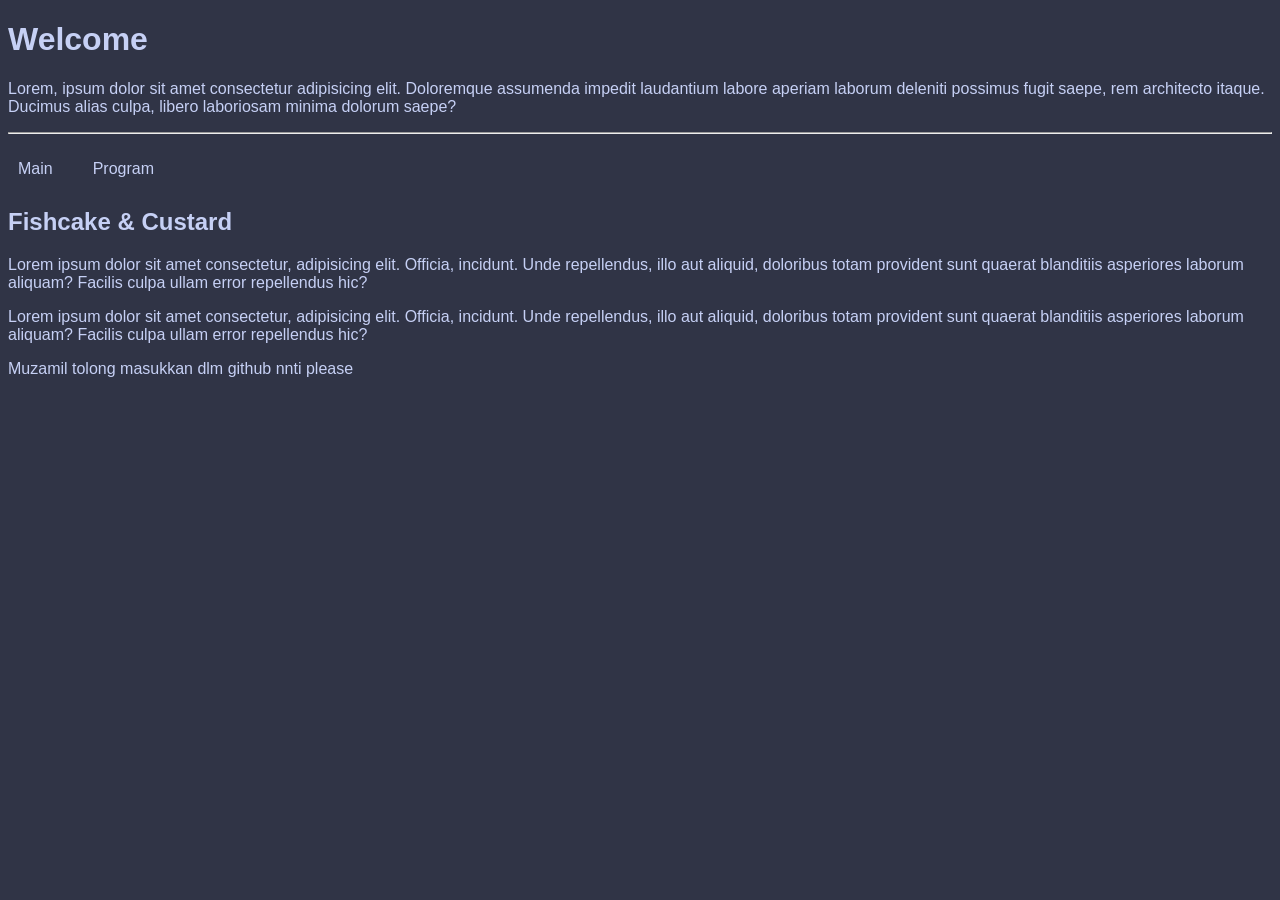
<file: main/index.html>
<!DOCTYPE html>
<html lang="en">
    <head>
        <meta charset="UTF_8"/>
        <meta
            name="viewport"
            content="width=device-width, initial-scale=1.0"
        />
        <link 
        href="./style.css" 
        rel="stylesheet"
        />
        <title>WebPrac</title>
    </head>
    <body>
        <header>
            <h1>Welcome</h1>
            <p>Lorem, ipsum dolor sit amet consectetur adipisicing elit. Doloremque assumenda impedit laudantium labore aperiam laborum deleniti possimus fugit saepe, rem architecto itaque. Ducimus alias culpa, libero laboriosam minima dolorum saepe?</p>
        </header>
        <hr>
        <section>
            <nav class="navbar">
                <ol class="main-nav">
                    <!-- Parent Item 1 -->
                    <li class="parent">
                        <a href="./main.html">Main</a>
                        <ol class="dropdown">
                            <li><a href="./home.html">Home</a></li>
                            <li><a href="./about.html">About</a></li>
                        </ol>
                    </li>
                    <!-- Parent Item 1 -->
                    <li class="parent">
                        <a href="./program.html">Program</a>
                        <ol class="dropdown">
                            <li><a href="./ckb.html">CKB</a></li>
                            <li><a href="./cka.html">CKA</a></li>                           
                        </ol>

                    </li>
                </ol>
            </nav>
            <h1>Fishcake & Custard</h1>
        </section>
        <main>
            <p>
                Lorem ipsum dolor sit amet consectetur, adipisicing elit. Officia, incidunt. Unde repellendus, illo aut aliquid, doloribus totam provident sunt quaerat blanditiis asperiores laborum aliquam? Facilis culpa ullam error repellendus hic?
            </p>
            <p>
                Lorem ipsum dolor sit amet consectetur, adipisicing elit. Officia, incidunt. Unde repellendus, illo aut aliquid, doloribus totam provident sunt quaerat blanditiis asperiores laborum aliquam? Facilis culpa ullam error repellendus hic?
            </p>
            <p> Muzamil tolong masukkan dlm github nnti please </p>
        </main>
        <footer>

        </footer>
    </body>
</html>
</file>
<file: main/style.css>
body {
    background-color: #303446;
    font-family: sans-serif;
}
h1, p {
    color: #c6d0f5;
}

.main-nav {
    display: flex;
    list-style: none;
    padding: 0;
    gap: 20px;
}

.parent a {
    color: #c6d0f5;
    text-decoration: none;
    padding: 10px;
    display: inline-block;
}

.parent {
    position: relative;
}

.dropdown {
    display: none;
    position: absolute;
    background-color: #232634;
    list-style: none;
    top: 100%;
    left: 0;
    min-width: 120px;
    padding: 10px;
    border-radius: 4px;
    box-shadow: 0px 8px 16px rgba(0,0,0,0.3);
}

.dropdown li a {
    color: white;
    padding: 5px 10px;
    display: block;
}

.parent:hover .dropdown {
    display: block;
}

.dropdown li a:hover {
    background-color: #414559;
}
</file>
